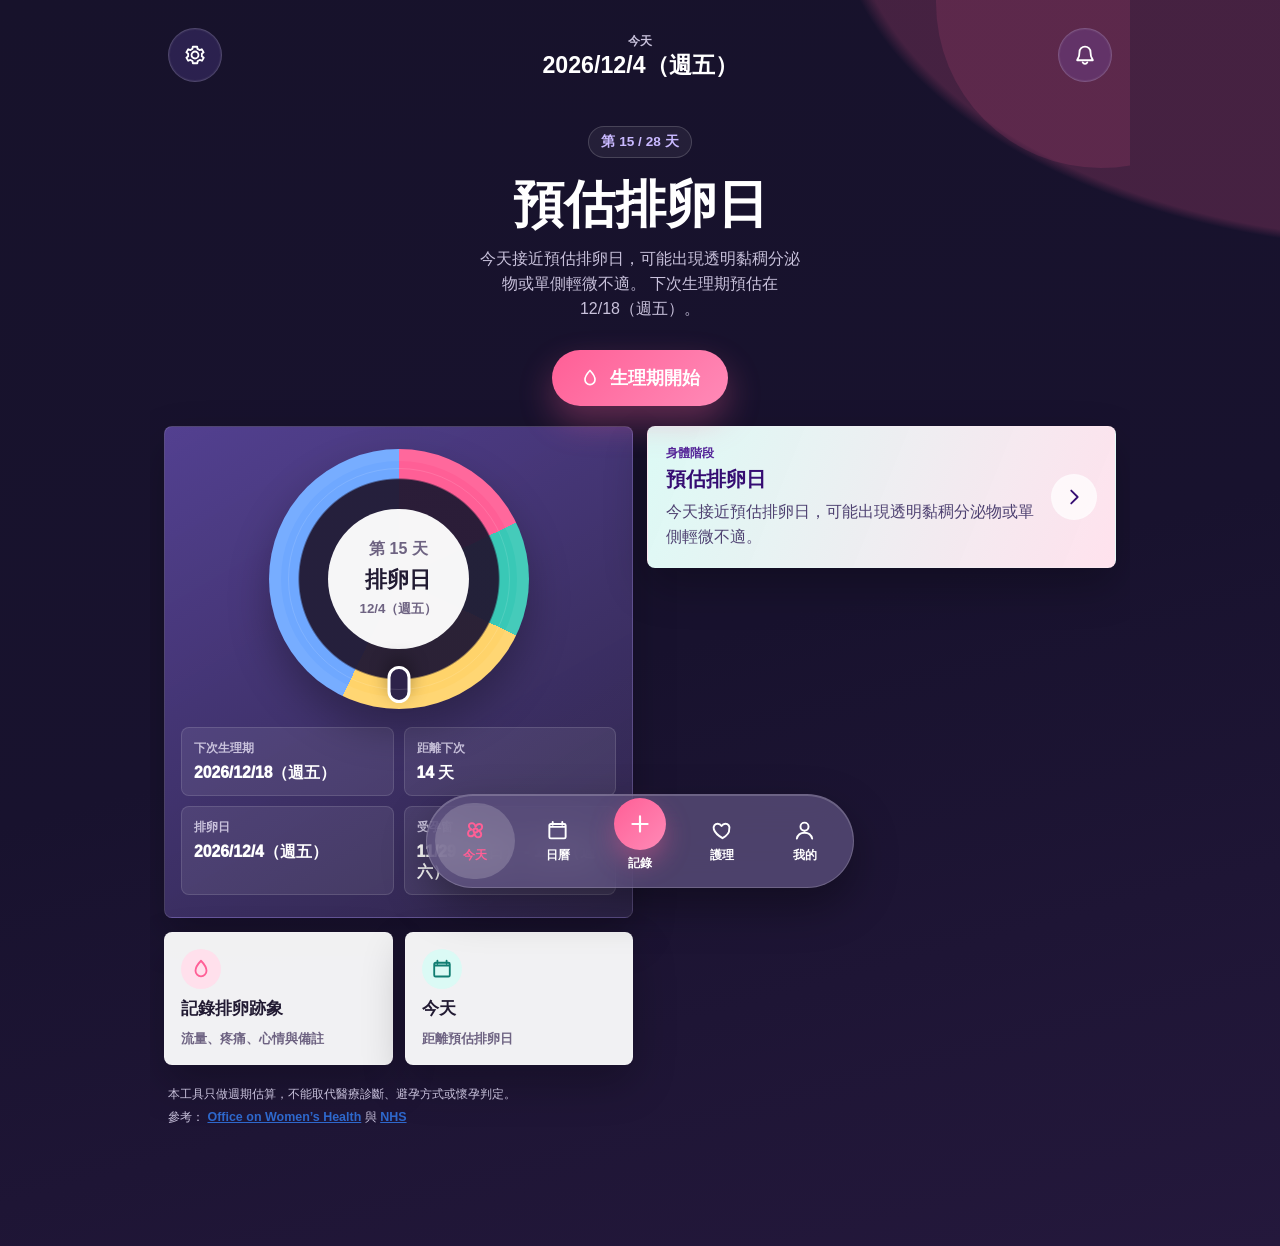
<file: index.html>
<!doctype html>
<html lang="zh-Hant">
  <head>
    <meta charset="utf-8" />
    <meta name="viewport" content="width=device-width, initial-scale=1, viewport-fit=cover" />
    <meta name="theme-color" content="#19142d" />
    <meta name="apple-mobile-web-app-capable" content="yes" />
    <meta name="apple-mobile-web-app-status-bar-style" content="black-translucent" />
    <meta name="apple-mobile-web-app-title" content="週期計算" />
    <title>週期計算</title>
    <link rel="manifest" href="./manifest.webmanifest" />
    <link rel="icon" type="image/svg+xml" href="./icons/icon.svg" />
    <link rel="apple-touch-icon" href="./icons/apple-touch-icon.png" />
    <link rel="stylesheet" href="./styles.css" />
  </head>
  <body>
    <svg class="sprite" aria-hidden="true">
      <symbol id="icon-settings" viewBox="0 0 24 24">
        <path d="M12 8.2a3.8 3.8 0 1 0 0 7.6 3.8 3.8 0 0 0 0-7.6Z" />
        <path d="M19.4 13.4a7.8 7.8 0 0 0 .1-1.4 7.8 7.8 0 0 0-.1-1.4l2-1.5-2-3.4-2.4 1a8 8 0 0 0-2.3-1.3L14.4 3H9.6l-.4 2.4A8 8 0 0 0 7 6.7l-2.4-1-2 3.4 2 1.5a7.8 7.8 0 0 0-.1 1.4c0 .5 0 1 .1 1.4l-2 1.5 2 3.4 2.4-1a8 8 0 0 0 2.3 1.3l.4 2.4h4.8l.4-2.4a8 8 0 0 0 2.3-1.3l2.4 1 2-3.4-2.2-1.5Z" />
      </symbol>
      <symbol id="icon-bell" viewBox="0 0 24 24">
        <path d="M18 8.8a6 6 0 0 0-12 0c0 7-2.5 7.2-2.5 8.9h17c0-1.7-2.5-1.9-2.5-8.9Z" />
        <path d="M9.5 20a2.8 2.8 0 0 0 5 0" />
      </symbol>
      <symbol id="icon-flower" viewBox="0 0 24 24">
        <path d="M12 8.2c2.4-4.6 7-3.4 6.9.2-.1 2.5-2.3 3.5-4.2 3.8 4.8 2 3.8 6.7.2 6.8-2.5 0-3.6-2.1-3.9-4.1-2 4.7-6.7 3.7-6.8.1 0-2.5 2.1-3.6 4.1-3.9-4.7-2-3.7-6.7-.1-6.8 2.5 0 3.5 2.1 3.8 3.9Z" />
        <circle cx="12" cy="12" r="2.1" />
      </symbol>
      <symbol id="icon-calendar" viewBox="0 0 24 24">
        <path d="M7 3v3M17 3v3M4.5 8.2h15M5 5.2h14a1.5 1.5 0 0 1 1.5 1.5v12A1.5 1.5 0 0 1 19 20.2H5a1.5 1.5 0 0 1-1.5-1.5v-12A1.5 1.5 0 0 1 5 5.2Z" />
      </symbol>
      <symbol id="icon-plus" viewBox="0 0 24 24">
        <path d="M12 5v14M5 12h14" />
      </symbol>
      <symbol id="icon-heart" viewBox="0 0 24 24">
        <path d="M12 20s-7.5-4.5-9-9.2C2 7.5 4 5 7 5c1.7 0 3.1.9 4 2.3C11.9 5.9 13.3 5 15 5c3 0 5 2.5 4 5.8C19.5 15.5 12 20 12 20Z" />
      </symbol>
      <symbol id="icon-user" viewBox="0 0 24 24">
        <path d="M12 12.2a4.2 4.2 0 1 0 0-8.4 4.2 4.2 0 0 0 0 8.4ZM4 20.5c.9-4.1 4-6.2 8-6.2s7.1 2.1 8 6.2" />
      </symbol>
      <symbol id="icon-chevron" viewBox="0 0 24 24">
        <path d="m9 5 7 7-7 7" />
      </symbol>
      <symbol id="icon-save" viewBox="0 0 24 24">
        <path d="M5 4.5h12l2 2v13H5v-15Z" />
        <path d="M8 4.5v6h8v-6M8 19.5v-5h8v5" />
      </symbol>
      <symbol id="icon-download" viewBox="0 0 24 24">
        <path d="M12 3v12M7 10l5 5 5-5M5 20h14" />
      </symbol>
      <symbol id="icon-refresh" viewBox="0 0 24 24">
        <path d="M20 7v5h-5" />
        <path d="M4 17a8 8 0 0 0 14.6-4.5V12M4 17v-5h5" />
      </symbol>
      <symbol id="icon-droplet" viewBox="0 0 24 24">
        <path d="M12 3s6 6.2 6 11a6 6 0 0 1-12 0c0-4.8 6-11 6-11Z" />
      </symbol>
      <symbol id="icon-moon" viewBox="0 0 24 24">
        <path d="M19 15.5A8 8 0 0 1 8.5 5a8.5 8.5 0 1 0 10.5 10.5Z" />
      </symbol>
    </svg>

    <main class="phone-app">
      <header class="hero">
        <div class="hero-top">
          <button class="round-icon" type="button" data-tab-target="settings" aria-label="設定">
            <svg><use href="#icon-settings"></use></svg>
          </button>
          <div class="hero-date">
            <span>今天</span>
            <strong id="todayText">--</strong>
          </div>
          <button class="round-icon" type="button" data-tab-target="care" aria-label="提醒">
            <svg><use href="#icon-bell"></use></svg>
          </button>
        </div>

        <section class="hero-main" data-tab-panel="today">
          <p class="phase-pill" id="phaseToken">--</p>
          <h1 id="phaseTitle">週期計算</h1>
          <p class="hero-copy" id="statusSubline">輸入最近一次生理期，開始預測下一次週期。</p>
          <button class="hero-action" type="button" id="startPeriodBtn">
            <svg><use href="#icon-droplet"></use></svg>
            生理期開始
          </button>
        </section>
      </header>

      <section class="tab-panel is-active" data-tab-panel="today">
        <section class="cycle-card">
          <div class="cycle-ring" id="cycleRing" aria-label="週期進度">
            <div class="cycle-pointer" id="cyclePointer"></div>
            <div class="ring-center">
              <span id="cycleDayText">第 -- 天</span>
              <strong id="phaseName">等待輸入</strong>
              <small id="phaseRange">--</small>
            </div>
          </div>

          <dl class="mini-stats">
            <div>
              <dt>下次生理期</dt>
              <dd id="nextPeriodText">--</dd>
            </div>
            <div>
              <dt>距離下次</dt>
              <dd id="daysUntilNext">--</dd>
            </div>
            <div>
              <dt>排卵日</dt>
              <dd id="ovulationText">--</dd>
            </div>
            <div>
              <dt>受孕窗</dt>
              <dd id="fertileText">--</dd>
            </div>
          </dl>
        </section>

        <section class="stage-card">
          <div>
            <p class="eyebrow">身體階段</p>
            <h2 id="bodyStageTitle">正在整理週期</h2>
            <p id="bodyStageText">完成設定後，這裡會顯示目前階段、照護提醒與接下來的重要日期。</p>
          </div>
          <button class="arrow-button" type="button" data-tab-target="care" aria-label="查看自我護理">
            <svg><use href="#icon-chevron"></use></svg>
          </button>
        </section>

        <section class="quick-grid">
          <article class="quick-tile">
            <span class="tile-icon rose"><svg><use href="#icon-droplet"></use></svg></span>
            <strong id="nextActionText">記錄今天狀態</strong>
            <small>流量、疼痛、心情與備註</small>
          </article>
          <article class="quick-tile">
            <span class="tile-icon teal"><svg><use href="#icon-calendar"></use></svg></span>
            <strong id="daysUntilOvulation">--</strong>
            <small>距離預估排卵日</small>
          </article>
        </section>
      </section>

      <section class="tab-panel" data-tab-panel="calendar">
        <section class="panel calendar-panel">
          <div class="section-head compact">
            <div>
              <p class="eyebrow">日曆</p>
              <h2 id="calendarTitle">--</h2>
            </div>
            <div class="icon-row">
              <button type="button" class="round-icon small" id="prevMonth" aria-label="上一個月">‹</button>
              <button type="button" class="text-pill" id="currentMonth">本月</button>
              <button type="button" class="round-icon small" id="nextMonth" aria-label="下一個月">›</button>
            </div>
          </div>
          <div class="weekday-grid" aria-hidden="true">
            <span>日</span><span>一</span><span>二</span><span>三</span><span>四</span><span>五</span><span>六</span>
          </div>
          <div class="calendar-grid" id="calendarGrid"></div>
          <div class="legend" aria-label="圖例">
            <span><i class="legend-period"></i>生理期</span>
            <span><i class="legend-fertile"></i>受孕窗</span>
            <span><i class="legend-ovulation"></i>排卵日</span>
            <span><i class="legend-luteal"></i>黃體期</span>
            <span><i class="legend-note"></i>有記錄</span>
          </div>
        </section>
      </section>

      <section class="tab-panel" data-tab-panel="log">
        <section class="panel log-panel">
          <div class="section-head compact">
            <div>
              <p class="eyebrow">本機記錄</p>
              <h2 id="logTitle">今日記錄</h2>
            </div>
            <span class="selected-date" id="selectedDateText">--</span>
          </div>

          <label class="field">
            <span>流量</span>
            <select id="flowLevel">
              <option value="">未記錄</option>
              <option value="light">少量</option>
              <option value="medium">中等</option>
              <option value="heavy">偏多</option>
            </select>
          </label>

          <label class="field pain-field">
            <span>疼痛程度</span>
            <input id="painLevel" type="range" min="0" max="10" step="1" value="0" />
            <output id="painOutput" for="painLevel">0 / 10</output>
          </label>

          <fieldset class="choice-field">
            <legend>心情</legend>
            <label><input type="radio" name="mood" value="" checked />未記錄</label>
            <label><input type="radio" name="mood" value="steady" />穩定</label>
            <label><input type="radio" name="mood" value="sensitive" />敏感</label>
            <label><input type="radio" name="mood" value="tired" />疲倦</label>
          </fieldset>

          <fieldset class="symptom-field">
            <legend>症狀</legend>
            <label><input type="checkbox" name="symptoms" value="cramps" />腹痛</label>
            <label><input type="checkbox" name="symptoms" value="headache" />頭痛</label>
            <label><input type="checkbox" name="symptoms" value="bloating" />脹氣</label>
            <label><input type="checkbox" name="symptoms" value="breast" />胸部不適</label>
            <label><input type="checkbox" name="symptoms" value="acne" />痘痘</label>
            <label><input type="checkbox" name="symptoms" value="sleep" />睡不好</label>
          </fieldset>

          <label class="field">
            <span>備註</span>
            <textarea id="notes" rows="4" placeholder="症狀、藥物、睡眠、運動等"></textarea>
          </label>

          <div class="button-row">
            <button class="primary-button" type="button" id="saveLogBtn">
              <svg><use href="#icon-save"></use></svg>
              儲存
            </button>
            <button class="secondary-button" type="button" id="clearLogBtn">清除</button>
          </div>
          <p class="form-note" id="logStatus" aria-live="polite"></p>
        </section>
      </section>

      <section class="tab-panel" data-tab-panel="care">
        <section class="panel care-panel">
          <div class="section-head compact">
            <div>
              <p class="eyebrow">自我護理</p>
              <h2>今日建議</h2>
            </div>
          </div>
          <div class="care-list" id="careList"></div>
        </section>

        <section class="panel timeline-panel">
          <div class="section-head compact">
            <div>
              <p class="eyebrow">預測</p>
              <h2>接下來的週期</h2>
            </div>
          </div>
          <ol class="cycle-list" id="cycleList"></ol>
        </section>
      </section>

      <section class="tab-panel" data-tab-panel="settings">
        <form class="panel input-panel" id="cycleForm">
          <div class="section-head compact">
            <div>
              <p class="eyebrow">我的</p>
              <h2>週期設定</h2>
            </div>
            <button class="round-icon small" type="button" id="resetBtn" aria-label="重設">
              <svg><use href="#icon-refresh"></use></svg>
            </button>
          </div>

          <label class="field">
            <span>上次生理期第一天</span>
            <input id="lastPeriod" name="lastPeriod" type="date" required />
          </label>

          <div class="field-grid">
            <label class="field">
              <span>平均週期天數</span>
              <input id="cycleLength" name="cycleLength" type="number" min="21" max="45" step="1" value="28" required />
            </label>
            <label class="field">
              <span>生理期持續天數</span>
              <input id="periodLength" name="periodLength" type="number" min="2" max="10" step="1" value="5" required />
            </label>
          </div>

          <div class="advanced-row">
            <label class="switch">
              <input id="advancedToggle" type="checkbox" />
              <span>自訂黃體期</span>
            </label>
            <span id="lutealHint">預設 14 天</span>
          </div>

          <label class="field luteal-field" id="lutealField" hidden>
            <span>黃體期天數</span>
            <input id="lutealLength" name="lutealLength" type="range" min="7" max="19" step="1" value="14" />
            <output id="lutealOutput" for="lutealLength">14 天</output>
          </label>

          <label class="field">
            <span>預測幾個週期</span>
            <select id="cyclesAhead" name="cyclesAhead">
              <option value="3">3 個週期</option>
              <option value="6" selected>6 個週期</option>
              <option value="9">9 個週期</option>
              <option value="12">12 個週期</option>
            </select>
          </label>

          <button class="primary-button" type="submit">更新預測</button>
          <button class="secondary-button" type="button" id="exportBtn">
            <svg><use href="#icon-download"></use></svg>
            匯出日曆
          </button>
          <p class="form-note" id="validationNote" aria-live="polite"></p>
        </form>

        <section class="panel privacy-panel">
          <p class="eyebrow">資料</p>
          <h2>只存在這台手機</h2>
          <p>記錄會保存在瀏覽器本機儲存空間，不會自動上傳。若清除 Safari 網站資料，記錄也會被清除。</p>
        </section>
      </section>

      <nav class="bottom-nav" aria-label="主要導覽">
        <button class="nav-item is-active" type="button" data-tab="today">
          <svg><use href="#icon-flower"></use></svg>
          <span>今天</span>
        </button>
        <button class="nav-item" type="button" data-tab="calendar">
          <svg><use href="#icon-calendar"></use></svg>
          <span>日曆</span>
        </button>
        <button class="nav-item nav-add" type="button" data-tab="log" aria-label="新增記錄">
          <span class="add-bubble"><svg><use href="#icon-plus"></use></svg></span>
          <span>記錄</span>
        </button>
        <button class="nav-item" type="button" data-tab="care">
          <svg><use href="#icon-heart"></use></svg>
          <span>護理</span>
        </button>
        <button class="nav-item" type="button" data-tab="settings">
          <svg><use href="#icon-user"></use></svg>
          <span>我的</span>
        </button>
      </nav>

      <footer class="source-footer">
        <p>本工具只做週期估算，不能取代醫療診斷、避孕方式或懷孕判定。</p>
        <p>
          參考：
          <a href="https://womenshealth.gov/menstrual-cycle/your-menstrual-cycle" target="_blank" rel="noreferrer">Office on Women’s Health</a>
          <span>與</span>
          <a href="https://www.nhs.uk/conditions/periods/fertility-in-the-menstrual-cycle/" target="_blank" rel="noreferrer">NHS</a>
        </p>
      </footer>
    </main>

    <script src="./app.js"></script>
  </body>
</html>
</file>
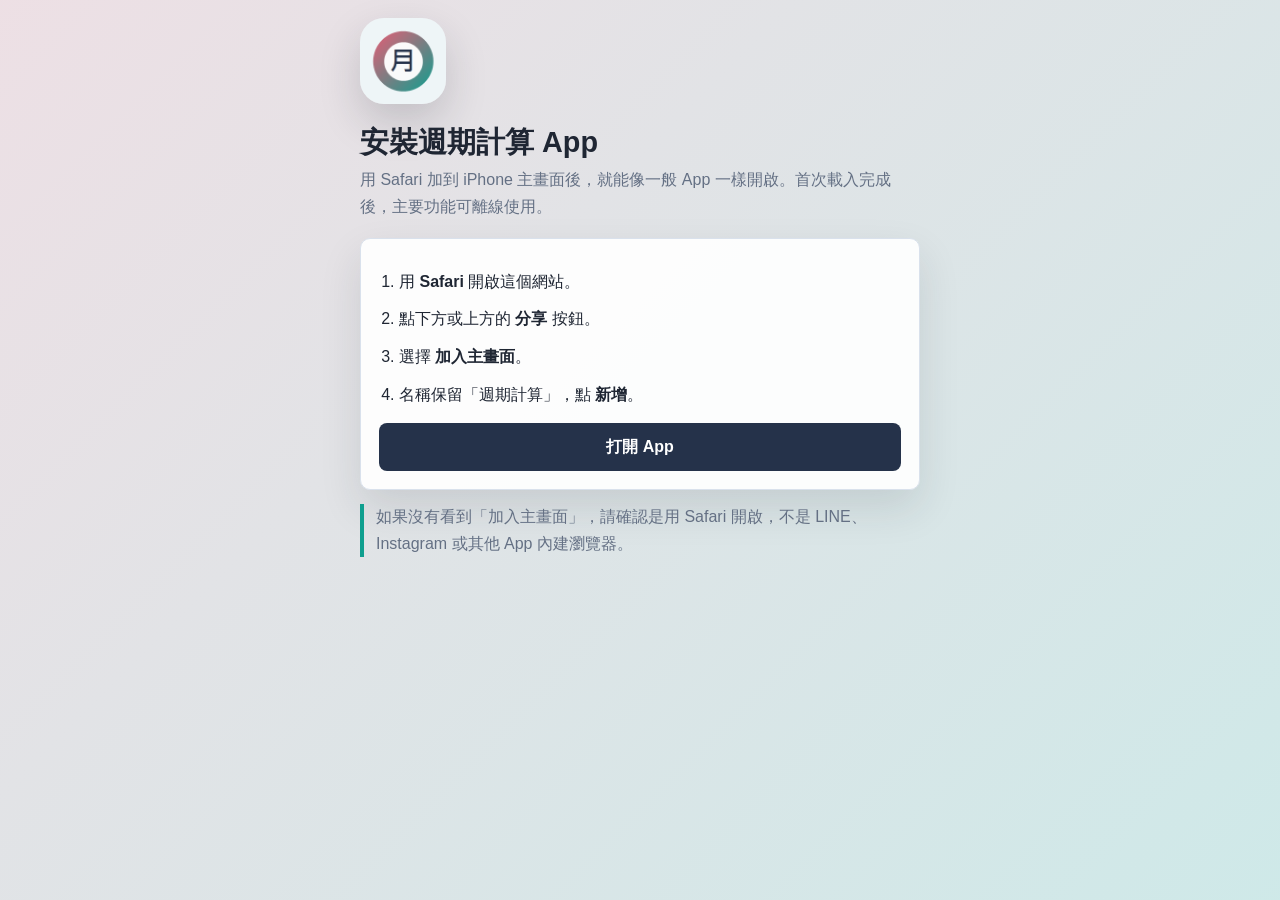
<file: install-ios.html>
<!doctype html>
<html lang="zh-Hant">
  <head>
    <meta charset="utf-8" />
    <meta name="viewport" content="width=device-width, initial-scale=1, viewport-fit=cover" />
    <meta name="theme-color" content="#25324a" />
    <title>安裝週期計算 App</title>
    <link rel="apple-touch-icon" href="./icons/apple-touch-icon.png" />
    <link rel="manifest" href="./manifest.webmanifest" />
    <style>
      :root {
        color-scheme: light;
        --ink: #1f2633;
        --muted: #647084;
        --line: #d9e1ec;
        --rose: #e85d75;
        --teal: #0f9f8f;
        --blue: #25324a;
      }

      * {
        box-sizing: border-box;
      }

      body {
        margin: 0;
        min-height: 100vh;
        padding: calc(18px + env(safe-area-inset-top)) 16px calc(28px + env(safe-area-inset-bottom));
        color: var(--ink);
        font-family: "Segoe UI", "Noto Sans TC", "PingFang TC", "Microsoft JhengHei", Arial, sans-serif;
        background: linear-gradient(135deg, rgba(232, 93, 117, 0.14), rgba(15, 159, 143, 0.14)), #eef5f7;
      }

      main {
        width: min(560px, 100%);
        margin: 0 auto;
      }

      .app-icon {
        width: 86px;
        height: 86px;
        border-radius: 24px;
        box-shadow: 0 18px 42px rgba(31, 38, 51, 0.18);
      }

      h1 {
        margin: 18px 0 8px;
        font-size: 1.8rem;
        line-height: 1.15;
      }

      p {
        margin: 0;
        color: var(--muted);
        line-height: 1.65;
      }

      .panel {
        margin-top: 18px;
        padding: 18px;
        border: 1px solid var(--line);
        border-radius: 10px;
        background: rgba(255, 255, 255, 0.92);
        box-shadow: 0 18px 42px rgba(31, 38, 51, 0.12);
      }

      ol {
        margin: 0;
        padding-left: 20px;
      }

      li {
        margin: 12px 0;
        line-height: 1.6;
      }

      strong {
        color: var(--ink);
      }

      a.button {
        display: flex;
        align-items: center;
        justify-content: center;
        min-height: 48px;
        margin-top: 16px;
        border-radius: 8px;
        color: #fff;
        background: var(--blue);
        text-decoration: none;
        font-weight: 900;
      }

      .note {
        margin-top: 14px;
        padding-left: 12px;
        border-left: 4px solid var(--teal);
      }
    </style>
  </head>
  <body>
    <main>
      <img class="app-icon" src="./icons/apple-touch-icon.png" alt="週期計算 App 圖示" />
      <h1>安裝週期計算 App</h1>
      <p>用 Safari 加到 iPhone 主畫面後，就能像一般 App 一樣開啟。首次載入完成後，主要功能可離線使用。</p>

      <section class="panel">
        <ol>
          <li>用 <strong>Safari</strong> 開啟這個網站。</li>
          <li>點下方或上方的 <strong>分享</strong> 按鈕。</li>
          <li>選擇 <strong>加入主畫面</strong>。</li>
          <li>名稱保留「週期計算」，點 <strong>新增</strong>。</li>
        </ol>
        <a class="button" href="./index.html">打開 App</a>
      </section>

      <p class="note">如果沒有看到「加入主畫面」，請確認是用 Safari 開啟，不是 LINE、Instagram 或其他 App 內建瀏覽器。</p>
    </main>
  </body>
</html>
</file>
<file: styles.css>
:root {
  color-scheme: dark;
  --bg: #17122b;
  --bg-2: #24183c;
  --panel: rgba(255, 255, 255, 0.94);
  --panel-strong: #ffffff;
  --panel-dark: rgba(54, 44, 82, 0.78);
  --ink: #211a32;
  --ink-soft: #6e6382;
  --muted-on-dark: #c9c2dc;
  --line: rgba(255, 255, 255, 0.18);
  --line-dark: #e5dff0;
  --rose: #ff5f96;
  --rose-2: #ff8ab7;
  --rose-soft: #ffe0ec;
  --violet: #7e62d9;
  --violet-2: #c9b9ff;
  --teal: #39c8b6;
  --teal-soft: #dbfaf5;
  --amber: #ffd36a;
  --amber-soft: #fff3c9;
  --blue: #6fa8ff;
  --blue-soft: #e6f0ff;
  --shadow: 0 18px 44px rgba(0, 0, 0, 0.24);
  --radius: 8px;
  --nav-height: 86px;
}

* {
  box-sizing: border-box;
}

html {
  min-height: 100%;
  background: var(--bg);
}

body {
  margin: 0;
  min-height: 100vh;
  color: #fff;
  font-family: "Segoe UI", "Noto Sans TC", "PingFang TC", "Microsoft JhengHei", Arial, sans-serif;
  background:
    radial-gradient(120% 72% at 112% -8%, rgba(255, 95, 150, 0.2) 0 38%, transparent 39%),
    linear-gradient(165deg, #17122b 0%, #18122e 52%, #24183c 100%);
}

button,
input,
select,
textarea {
  font: inherit;
}

button {
  cursor: pointer;
}

button,
input,
select,
textarea {
  -webkit-tap-highlight-color: transparent;
}

a {
  color: #2e68cc;
  font-weight: 800;
}

svg {
  width: 22px;
  height: 22px;
  display: block;
  fill: none;
  stroke: currentColor;
  stroke-width: 2;
  stroke-linecap: round;
  stroke-linejoin: round;
}

.sprite {
  position: absolute;
  width: 0;
  height: 0;
  overflow: hidden;
}

.phone-app {
  position: relative;
  width: min(100%, 460px);
  min-height: 100vh;
  margin: 0 auto;
  padding: calc(18px + env(safe-area-inset-top)) 14px calc(var(--nav-height) + 32px + env(safe-area-inset-bottom));
  overflow: hidden;
}

.hero {
  position: relative;
  min-height: 335px;
  padding: 10px 4px 0;
}

.hero::before {
  content: "";
  position: absolute;
  top: -180px;
  right: -150px;
  width: 330px;
  height: 330px;
  border-radius: 50%;
  background: rgba(255, 95, 150, 0.12);
  pointer-events: none;
}

.hero-top {
  position: relative;
  z-index: 1;
  display: flex;
  align-items: center;
  justify-content: space-between;
  gap: 12px;
}

.hero-date {
  display: grid;
  gap: 4px;
  text-align: center;
}

.hero-date span,
.eyebrow,
.source-footer,
.form-note {
  color: var(--muted-on-dark);
}

.hero-date span {
  font-size: 0.78rem;
  font-weight: 900;
}

.hero-date strong {
  font-size: 1.45rem;
  line-height: 1;
  letter-spacing: 0;
}

.hero-main {
  position: relative;
  z-index: 1;
  display: grid;
  justify-items: center;
  align-content: center;
  min-height: 270px;
  padding: 44px 12px 20px;
  text-align: center;
}

.phase-pill {
  min-height: 30px;
  margin: 0 0 18px;
  padding: 6px 12px;
  border: 1px solid rgba(255, 255, 255, 0.16);
  border-radius: 999px;
  color: var(--violet-2);
  background: rgba(255, 255, 255, 0.06);
  font-size: 0.85rem;
  font-weight: 900;
}

h1,
h2,
p {
  margin: 0;
}

h1 {
  max-width: 360px;
  font-size: clamp(2.25rem, 10vw, 3.2rem);
  line-height: 1.12;
  font-weight: 950;
  letter-spacing: 0;
}

h2 {
  font-size: 1.25rem;
  line-height: 1.25;
}

.hero-copy {
  max-width: 320px;
  margin-top: 14px;
  color: var(--muted-on-dark);
  line-height: 1.55;
}

.round-icon,
.arrow-button,
.text-pill {
  border: 1px solid rgba(255, 255, 255, 0.17);
  color: #fff;
  background: rgba(126, 98, 217, 0.2);
  box-shadow: inset 0 0 0 1px rgba(255, 255, 255, 0.05);
}

.round-icon {
  width: 54px;
  height: 54px;
  display: grid;
  place-items: center;
  border-radius: 50%;
}

.round-icon.small {
  width: 40px;
  height: 40px;
  flex: 0 0 auto;
}

.round-icon:hover,
.arrow-button:hover,
.text-pill:hover {
  border-color: rgba(255, 255, 255, 0.36);
  background: rgba(126, 98, 217, 0.3);
}

.hero-action {
  min-height: 56px;
  display: inline-flex;
  align-items: center;
  justify-content: center;
  gap: 10px;
  margin-top: 28px;
  padding: 0 28px;
  border: 0;
  border-radius: 999px;
  color: #fff;
  background: linear-gradient(135deg, var(--rose), var(--rose-2));
  box-shadow: 0 16px 34px rgba(255, 95, 150, 0.32);
  font-size: 1.1rem;
  font-weight: 950;
}

.hero-action svg {
  width: 20px;
  height: 20px;
}

.tab-panel {
  display: none;
  animation: panel-in 180ms ease-out;
}

.tab-panel.is-active {
  display: grid;
  gap: 14px;
}

@keyframes panel-in {
  from {
    opacity: 0;
    transform: translateY(8px);
  }
  to {
    opacity: 1;
    transform: translateY(0);
  }
}

.panel,
.cycle-card,
.stage-card,
.quick-tile {
  border: 1px solid rgba(255, 255, 255, 0.12);
  border-radius: var(--radius);
  box-shadow: var(--shadow);
}

.panel {
  padding: 18px;
  color: var(--ink);
  background: var(--panel);
}

.cycle-card {
  display: grid;
  gap: 18px;
  padding: 22px 16px;
  color: #fff;
  background: linear-gradient(150deg, rgba(126, 98, 217, 0.58), rgba(54, 44, 82, 0.72));
}

.cycle-ring {
  --period-end: 64deg;
  --fertile-start: 116deg;
  --fertile-end: 206deg;
  --pointer-angle: 0deg;
  position: relative;
  width: min(260px, 74vw);
  aspect-ratio: 1;
  display: grid;
  place-items: center;
  justify-self: center;
  border-radius: 50%;
  background:
    radial-gradient(circle, rgba(34, 26, 52, 0.96) 0 54%, transparent 55%),
    conic-gradient(
      var(--rose) 0deg var(--period-end),
      var(--teal) var(--period-end) var(--fertile-start),
      var(--amber) var(--fertile-start) var(--fertile-end),
      var(--blue) var(--fertile-end) 360deg
    );
  box-shadow: inset 0 0 0 12px rgba(255, 255, 255, 0.06), 0 20px 42px rgba(0, 0, 0, 0.28);
}

.cycle-ring::after {
  content: "";
  position: absolute;
  inset: 19px;
  border-radius: 50%;
  border: 1px solid rgba(255, 255, 255, 0.12);
  pointer-events: none;
}

.cycle-pointer {
  position: absolute;
  inset: 0;
  transform: rotate(var(--pointer-angle));
  transform-origin: center;
}

.cycle-pointer::before {
  content: "";
  position: absolute;
  top: 6px;
  left: 50%;
  width: 17px;
  height: 31px;
  border: 3px solid #fff;
  border-radius: 999px;
  background: #2d234a;
  transform: translateX(-50%);
  box-shadow: 0 8px 18px rgba(0, 0, 0, 0.35);
}

.ring-center {
  width: 54%;
  aspect-ratio: 1;
  display: grid;
  align-content: center;
  justify-items: center;
  gap: 8px;
  padding: 18px;
  border-radius: 50%;
  text-align: center;
  background: rgba(255, 255, 255, 0.96);
  color: var(--ink);
}

.ring-center span,
.ring-center small {
  color: var(--ink-soft);
  font-weight: 800;
}

.ring-center strong {
  font-size: 1.35rem;
  line-height: 1.12;
}

.mini-stats {
  display: grid;
  grid-template-columns: repeat(2, minmax(0, 1fr));
  gap: 10px;
  margin: 0;
}

.mini-stats div {
  min-width: 0;
  padding: 12px;
  border: 1px solid rgba(255, 255, 255, 0.12);
  border-radius: var(--radius);
  background: rgba(255, 255, 255, 0.08);
}

.mini-stats dt {
  color: var(--muted-on-dark);
  font-size: 0.78rem;
  font-weight: 900;
}

.mini-stats dd {
  margin: 6px 0 0;
  font-size: 0.98rem;
  font-weight: 950;
  line-height: 1.28;
}

.stage-card {
  display: flex;
  align-items: center;
  justify-content: space-between;
  gap: 16px;
  padding: 18px;
  color: #350c72;
  background:
    linear-gradient(112deg, rgba(219, 250, 245, 0.96), rgba(255, 224, 236, 0.94)),
    #fff;
}

.stage-card .eyebrow {
  color: #522398;
}

.stage-card p:not(.eyebrow) {
  margin-top: 8px;
  color: #4e4171;
  line-height: 1.55;
}

.arrow-button {
  width: 46px;
  height: 46px;
  flex: 0 0 auto;
  display: grid;
  place-items: center;
  border-radius: 50%;
  color: #350c72;
  background: rgba(255, 255, 255, 0.72);
}

.quick-grid {
  display: grid;
  grid-template-columns: repeat(2, minmax(0, 1fr));
  gap: 12px;
}

.quick-tile {
  min-height: 132px;
  display: grid;
  align-content: space-between;
  gap: 10px;
  padding: 16px;
  color: var(--ink);
  background: var(--panel);
}

.tile-icon {
  width: 40px;
  height: 40px;
  display: grid;
  place-items: center;
  border-radius: 50%;
}

.tile-icon.rose {
  color: var(--rose);
  background: var(--rose-soft);
}

.tile-icon.teal {
  color: #117d72;
  background: var(--teal-soft);
}

.tile-icon.violet {
  color: #4a22a6;
  background: #efe8ff;
}

.quick-tile strong {
  font-size: 1.05rem;
  line-height: 1.25;
}

.quick-tile small {
  color: var(--ink-soft);
  line-height: 1.35;
  font-weight: 800;
}

.section-head {
  display: flex;
  align-items: flex-start;
  justify-content: space-between;
  gap: 14px;
  margin-bottom: 18px;
}

.section-head.compact {
  align-items: center;
}

.eyebrow {
  margin-bottom: 5px;
  font-size: 0.75rem;
  font-weight: 950;
}

.panel .eyebrow,
.panel .form-note {
  color: var(--ink-soft);
}

.icon-row,
.button-row {
  display: flex;
  align-items: center;
  gap: 10px;
}

.text-pill {
  min-height: 40px;
  padding: 0 14px;
  border-radius: 999px;
  font-weight: 900;
}

.weekday-grid,
.calendar-grid {
  display: grid;
  grid-template-columns: repeat(7, minmax(0, 1fr));
  gap: 6px;
}

.weekday-grid {
  margin-bottom: 8px;
  color: var(--ink-soft);
  font-size: 0.78rem;
  font-weight: 950;
  text-align: center;
}

.day-cell {
  position: relative;
  min-height: 46px;
  border: 1px solid var(--line-dark);
  border-radius: 8px;
  color: var(--ink);
  background: #fff;
  text-align: left;
  padding: 7px;
  font-weight: 950;
}

.day-cell.is-muted {
  color: #b3a9c3;
  background: #f6f2fb;
}

.day-cell.is-today {
  border-color: #2d234a;
  box-shadow: inset 0 0 0 2px #2d234a;
}

.day-cell.is-selected {
  outline: 3px solid rgba(57, 200, 182, 0.28);
}

.day-cell.period {
  background: var(--rose-soft);
}

.day-cell.fertile {
  background: var(--amber-soft);
}

.day-cell.ovulation {
  background: #ece4ff;
}

.day-cell.luteal {
  background: var(--blue-soft);
}

.day-cell.has-note::after {
  content: "";
  position: absolute;
  right: 7px;
  bottom: 7px;
  width: 7px;
  height: 7px;
  border-radius: 50%;
  background: var(--teal);
}

.legend {
  display: flex;
  flex-wrap: wrap;
  gap: 10px 12px;
  margin-top: 14px;
  color: var(--ink-soft);
  font-size: 0.82rem;
  font-weight: 900;
}

.legend span {
  display: inline-flex;
  align-items: center;
  gap: 7px;
}

.legend i {
  width: 11px;
  height: 11px;
  border-radius: 50%;
  display: inline-block;
}

.legend-period {
  background: var(--rose);
}

.legend-fertile {
  background: #efaa1f;
}

.legend-ovulation {
  background: var(--violet);
}

.legend-luteal {
  background: var(--blue);
}

.legend-note {
  background: var(--teal);
}

.field {
  display: grid;
  gap: 8px;
  margin-bottom: 15px;
}

.field span,
.choice-field legend,
.symptom-field legend {
  color: var(--ink);
  font-weight: 950;
}

.field-grid {
  display: grid;
  grid-template-columns: repeat(2, minmax(0, 1fr));
  gap: 12px;
}

input,
select,
textarea {
  width: 100%;
  min-height: 46px;
  border: 1px solid var(--line-dark);
  border-radius: 8px;
  color: var(--ink);
  background: #fff;
  outline: none;
  font-size: 1rem;
}

input,
select {
  padding: 0 12px;
}

textarea {
  min-height: 108px;
  padding: 10px 12px;
  resize: vertical;
}

input:focus,
select:focus,
textarea:focus,
button:focus-visible {
  border-color: var(--rose);
  box-shadow: 0 0 0 3px rgba(255, 95, 150, 0.18);
}

.advanced-row {
  display: flex;
  align-items: center;
  justify-content: space-between;
  gap: 12px;
  margin-bottom: 15px;
}

.switch {
  display: inline-flex;
  align-items: center;
  gap: 8px;
  color: var(--ink);
  font-weight: 950;
}

.switch input {
  width: 18px;
  height: 18px;
  min-height: 18px;
  accent-color: var(--rose);
}

#lutealHint,
.pain-field output {
  color: var(--ink-soft);
  font-weight: 900;
}

.choice-field,
.symptom-field {
  display: grid;
  grid-template-columns: repeat(2, minmax(0, 1fr));
  gap: 10px;
  margin: 0 0 15px;
  padding: 0;
  border: 0;
}

.choice-field legend,
.symptom-field legend {
  grid-column: 1 / -1;
  margin-bottom: 2px;
}

.choice-field label,
.symptom-field label {
  min-height: 40px;
  display: flex;
  align-items: center;
  gap: 8px;
  padding: 0 10px;
  border: 1px solid var(--line-dark);
  border-radius: 999px;
  color: var(--ink);
  background: #fff;
  font-weight: 850;
}

.choice-field input,
.symptom-field input {
  width: 16px;
  height: 16px;
  min-height: 16px;
  accent-color: var(--rose);
}

.primary-button,
.secondary-button {
  min-height: 48px;
  display: inline-flex;
  align-items: center;
  justify-content: center;
  gap: 8px;
  border-radius: 8px;
  border: 1px solid transparent;
  font-weight: 950;
}

.primary-button {
  flex: 1 1 auto;
  color: #fff;
  background: linear-gradient(135deg, #2f284d, #17122b);
}

.secondary-button {
  flex: 1 1 auto;
  color: #331165;
  border-color: #dccff7;
  background: #f1eaff;
}

.selected-date {
  min-height: 34px;
  display: inline-flex;
  align-items: center;
  padding: 6px 10px;
  border-radius: 999px;
  color: #331165;
  background: #f1eaff;
  font-size: 0.82rem;
  font-weight: 950;
}

.care-list {
  display: grid;
  gap: 10px;
}

.care-item {
  display: grid;
  grid-template-columns: 40px 1fr;
  gap: 12px;
  align-items: center;
  padding: 12px;
  border: 1px solid var(--line-dark);
  border-radius: var(--radius);
  background: #fff;
}

.care-item .tile-icon {
  width: 40px;
  height: 40px;
}

.care-item strong {
  display: block;
  color: var(--ink);
}

.care-item span {
  display: block;
  margin-top: 4px;
  color: var(--ink-soft);
  line-height: 1.4;
  font-size: 0.92rem;
  font-weight: 750;
}

.cycle-list {
  display: grid;
  gap: 12px;
  margin: 0;
  padding-left: 20px;
}

.cycle-list li {
  padding: 0 0 12px 4px;
  border-bottom: 1px solid var(--line-dark);
}

.cycle-list li:last-child {
  border-bottom: 0;
}

.cycle-list strong {
  display: block;
  margin-bottom: 6px;
  color: var(--ink);
}

.cycle-list span {
  display: block;
  color: var(--ink-soft);
  line-height: 1.5;
  font-weight: 760;
}

.privacy-panel p:not(.eyebrow) {
  margin-top: 8px;
  color: var(--ink-soft);
  line-height: 1.55;
}

.bottom-nav {
  position: fixed;
  left: 50%;
  bottom: calc(12px + env(safe-area-inset-bottom));
  z-index: 20;
  width: min(428px, calc(100% - 24px));
  min-height: var(--nav-height);
  display: grid;
  grid-template-columns: repeat(5, minmax(0, 1fr));
  gap: 2px;
  padding: 8px;
  border: 1px solid rgba(255, 255, 255, 0.18);
  border-radius: 999px;
  background: rgba(96, 84, 129, 0.72);
  box-shadow: 0 18px 44px rgba(0, 0, 0, 0.34), inset 0 1px 0 rgba(255, 255, 255, 0.18);
  backdrop-filter: blur(18px);
  transform: translateX(-50%);
}

.nav-item {
  min-width: 0;
  min-height: 66px;
  display: grid;
  place-items: center;
  align-content: center;
  gap: 5px;
  border: 0;
  border-radius: 999px;
  color: #fff;
  background: transparent;
  font-size: 0.76rem;
  font-weight: 950;
}

.nav-item svg {
  width: 23px;
  height: 23px;
}

.nav-item.is-active {
  color: var(--rose);
  background: rgba(255, 255, 255, 0.18);
}

.nav-add {
  transform: translateY(-6px);
}

.add-bubble {
  width: 52px;
  height: 52px;
  display: grid;
  place-items: center;
  border-radius: 50%;
  color: #fff;
  background: linear-gradient(135deg, var(--rose), var(--rose-2));
  box-shadow: 0 12px 24px rgba(255, 95, 150, 0.36);
}

.nav-add svg {
  width: 26px;
  height: 26px;
}

.source-footer {
  margin-top: 18px;
  padding: 2px 4px 0;
  color: var(--muted-on-dark);
  font-size: 0.78rem;
  line-height: 1.55;
}

.source-footer p + p {
  margin-top: 4px;
}

@media (min-width: 760px) {
  .phone-app {
    width: min(100%, 980px);
  }

  .tab-panel.is-active {
    grid-template-columns: repeat(2, minmax(0, 1fr));
    align-items: start;
  }

  .tab-panel[data-tab-panel="today"].is-active {
    grid-template-columns: minmax(320px, 1fr) minmax(320px, 1fr);
  }
}

@media (max-width: 370px) {
  .phone-app {
    padding-left: 10px;
    padding-right: 10px;
  }

  h1 {
    font-size: 2.05rem;
  }

  .mini-stats,
  .quick-grid,
  .field-grid,
  .choice-field,
  .symptom-field {
    grid-template-columns: 1fr;
  }

  .bottom-nav {
    width: calc(100% - 14px);
  }
}

@media (display-mode: standalone) {
  body {
    user-select: none;
  }
}
</file>
